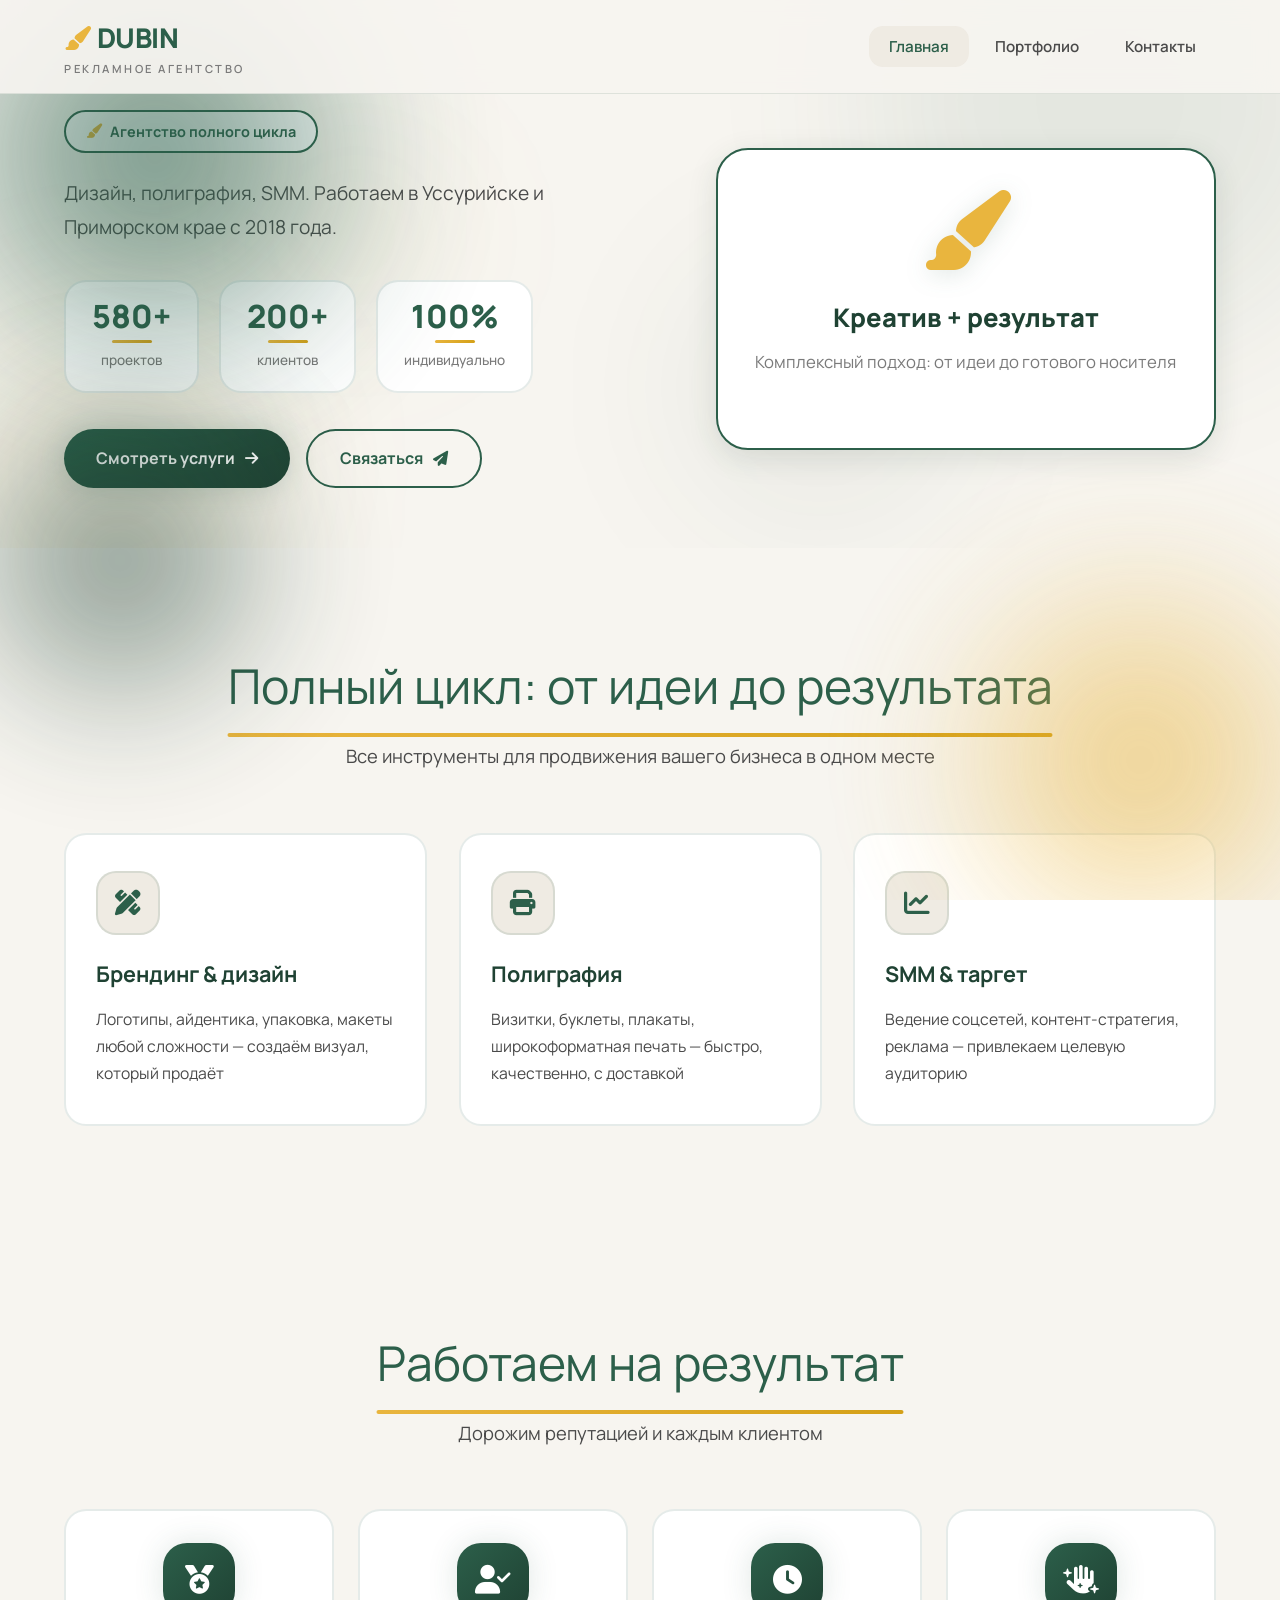
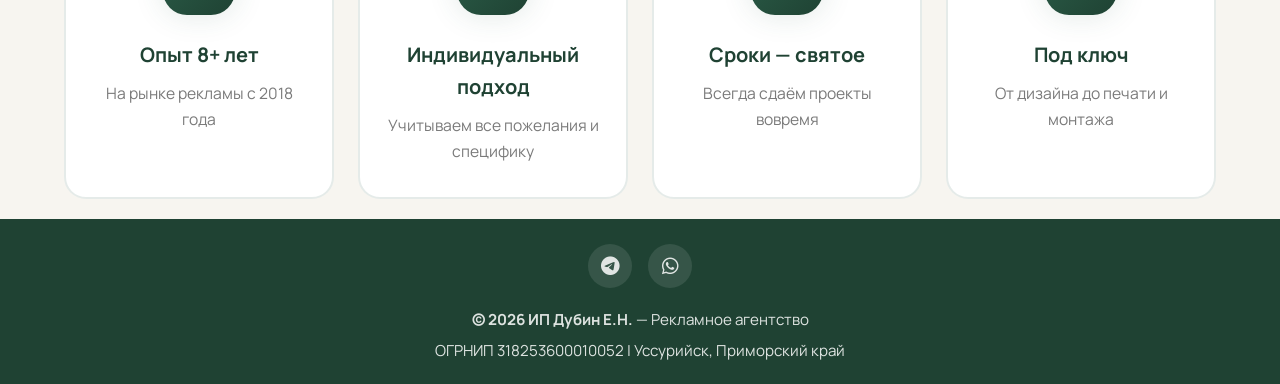
<file: index.html>
<!DOCTYPE html>
<html lang="ru">
<head>
    <meta charset="UTF-8">
    <meta name="viewport" content="width=device-width, initial-scale=1.0">
    <title>Дубин Е.Н. | Рекламное агентство</title>
    <link href="https://fonts.googleapis.com/css2?family=Manrope:wght@300;400;500;600;700;800&display=swap" rel="stylesheet">
    <link rel="stylesheet" href="https://cdnjs.cloudflare.com/ajax/libs/font-awesome/6.4.0/css/all.min.css">
    <!-- Подключаем общий CSS файл -->
    <link rel="stylesheet" href="styles.css">
</head>
<div class="glow-decor" aria-hidden="true">
    <div class="glow-spot top-left"></div>
    <div class="glow-spot bottom-right"></div>
    <div class="glow-spot mid-left"></div>
</div>
<header>
    <div class="container">
        <nav class="navbar">
            <a href="index.html" class="logo">
                <h1><i class="fas fa-paint-brush"></i> DUBIN</h1>
                <p>Рекламное агентство</p>
            </a>
            <button class="mobile-toggle" aria-label="Меню"><i class="fas fa-bars"></i></button>
            <ul class="nav-links">
                <li><a href="index.html" class="active">Главная</a></li>
                <li><a href="portfolio.html">Портфолио</a></li>
                <li><a href="contacts.html">Контакты</a></li>
            </ul>
        </nav>
    </div>
</header>

<!-- Компактный Hero-блок -->
<section class="hero">
    <div class="hero-bg-circles">
        <div class="bg-circle"></div>
        <div class="bg-circle"></div>
        <div class="bg-circle"></div>
        <div class="bg-circle"></div>
    </div>
    <div class="container">
        <div class="hero-grid">
            <div class="hero-content">
                <span class="badge"><i class="fas fa-paint-brush"></i> Агентство полного цикла</span>
           
                <p>Дизайн, полиграфия, SMM. Работаем в Уссурийске и Приморском крае с 2018 года.</p>
                <div class="hero-stats">
                    <div class="stat-item"><span class="number">580+</span><span class="label">проектов</span></div>
                    <div class="stat-item"><span class="number">200+</span><span class="label">клиентов</span></div>
                    <div class="stat-item"><span class="number">100%</span><span class="label">индивидуально</span></div>
                </div>
                <div class="btn-group">
                    <a href="portfolio.html" class="btn btn-primary">Смотреть услуги <i class="fas fa-arrow-right"></i></a>
                    <a href="contacts.html" class="btn btn-outline">Связаться <i class="fas fa-paper-plane"></i></a>
                </div>
            </div>
            <div class="hero-visual">
                <i class="fas fa-paint-brush brush-icon"></i>
                <h3>Креатив + результат</h3>
                <p>Комплексный подход: от идеи до готового носителя</p>
            </div>
        </div>
    </div>
</section>

<!-- Услуги (только 3 блока) -->
<section class="section services" id="services">
    <div class="container">
       
        <h2 class="section-title">Полный цикл: от идеи до результата</h2>
        <p class="section-subtitle">Все инструменты для продвижения вашего бизнеса в одном месте</p>
        <div class="services-grid">
            <div class="service-card">
                <div class="service-icon"><i class="fas fa-pen-ruler"></i></div>
                <h3>Брендинг & дизайн</h3>
                <p>Логотипы, айдентика, упаковка, макеты любой сложности — создаём визуал, который продаёт</p>
            </div>
            <div class="service-card">
                <div class="service-icon"><i class="fas fa-print"></i></div>
                <h3>Полиграфия</h3>
                <p>Визитки, буклеты, плакаты, широкоформатная печать — быстро, качественно, с доставкой</p>
            </div>
            <div class="service-card">
                <div class="service-icon"><i class="fas fa-chart-line"></i></div>
                <h3>SMM & таргет</h3>
                <p>Ведение соцсетей, контент-стратегия, реклама — привлекаем целевую аудиторию</p>
            </div>
        </div>
    </div>
</section>

<!-- Преимущества (без бейджа "Почему мы") -->
<section class="section" id="about">
    <div class="container">
        <h2 class="section-title">Работаем на результат</h2>
        <p class="section-subtitle">Дорожим репутацией и каждым клиентом</p>
        <div class="advantages-grid">
            <div class="advantage-card">
                <div class="advantage-icon"><i class="fas fa-medal"></i></div>
                <h4>Опыт 8+ лет</h4>
                <p>На рынке рекламы с 2018 года</p>
            </div>
            <div class="advantage-card">
                <div class="advantage-icon"><i class="fas fa-user-check"></i></div>
                <h4>Индивидуальный подход</h4>
                <p>Учитываем все пожелания и специфику</p>
            </div>
            <div class="advantage-card">
                <div class="advantage-icon"><i class="fas fa-clock"></i></div>
                <h4>Сроки — святое</h4>
                <p>Всегда сдаём проекты вовремя</p>
            </div>
            <div class="advantage-card">
                <div class="advantage-icon"><i class="fas fa-hand-sparkles"></i></div>
                <h4>Под ключ</h4>
                <p>От дизайна до печати и монтажа</p>
            </div>
        </div>
    </div>
</section>

<!-- Футер -->
<footer id="contacts">
    <div class="container">
        <div class="social-links">
            <a href="https://t.me/stopaltos" aria-label="Telegram"><i class="fab fa-telegram"></i></a>
            <a href="https://wa.me/79146607485" aria-label="WhatsApp"><i class="fab fa-whatsapp"></i></a>
        </div>
        <p><strong>© 2026 ИП Дубин Е.Н.</strong> — Рекламное агентство</p>
        <p>ОГРНИП 318253600010052 | Уссурийск, Приморский край</p>
       
    </div>
</footer>

<script>
document.addEventListener('DOMContentLoaded', () => {
    // Мобильное меню
    const mobileToggle = document.querySelector('.mobile-toggle');
    const navLinks = document.querySelector('.nav-links');
    mobileToggle?.addEventListener('click', () => {
        navLinks.classList.toggle('active');
        const icon = mobileToggle.querySelector('i');
        icon.classList.toggle('fa-bars');
        icon.classList.toggle('fa-xmark');
    });

    // Хедер при скролле
    const header = document.querySelector('header');
    window.addEventListener('scroll', () => {
        header.classList.toggle('scrolled', window.scrollY > 50);
    });

   

        // Анимация появления карточек при скролле
    if ('IntersectionObserver' in window) {
        const observer = new IntersectionObserver((entries) => {
            entries.forEach(entry => {
                if (entry.isIntersecting) {
                    entry.target.classList.add('animate-in');
                    observer.unobserve(entry.target);
                }
            });
        }, { threshold: 0.1, rootMargin: '0px 0px -40px 0px' });

        document.querySelectorAll('.service-card, .advantage-card').forEach((el, i) => {
            el.style.transitionDelay = `${(i % 4) * 0.1}s`;
            observer.observe(el);
        });
    }

    // Плавный скролл по якорям
    document.querySelectorAll('a[href^="#"]').forEach(anchor => {
        anchor.addEventListener('click', function(e) {
            const href = this.getAttribute('href');
            if (href === '#') return;
            e.preventDefault();
            const target = document.querySelector(href);
            if (target) {
                navLinks?.classList.remove('active');
                target.scrollIntoView({ behavior: 'smooth', block: 'start' });
            }
        });
    });

    // Микро-интерактив кнопок
    document.querySelectorAll('.btn').forEach(btn => {
        btn.addEventListener('mousemove', (e) => {
            const rect = btn.getBoundingClientRect();
            const x = (e.clientX - rect.left - rect.width/2) * 0.04;
            const y = (e.clientY - rect.top - rect.height/2) * 0.04;
            btn.style.transform = `translate(${x}px, ${y}px)`;
        });
        btn.addEventListener('mouseleave', () => {
            btn.style.transform = 'translate(0, 0)';
        });
    });
});
</script>

</body>
</html>
</file>
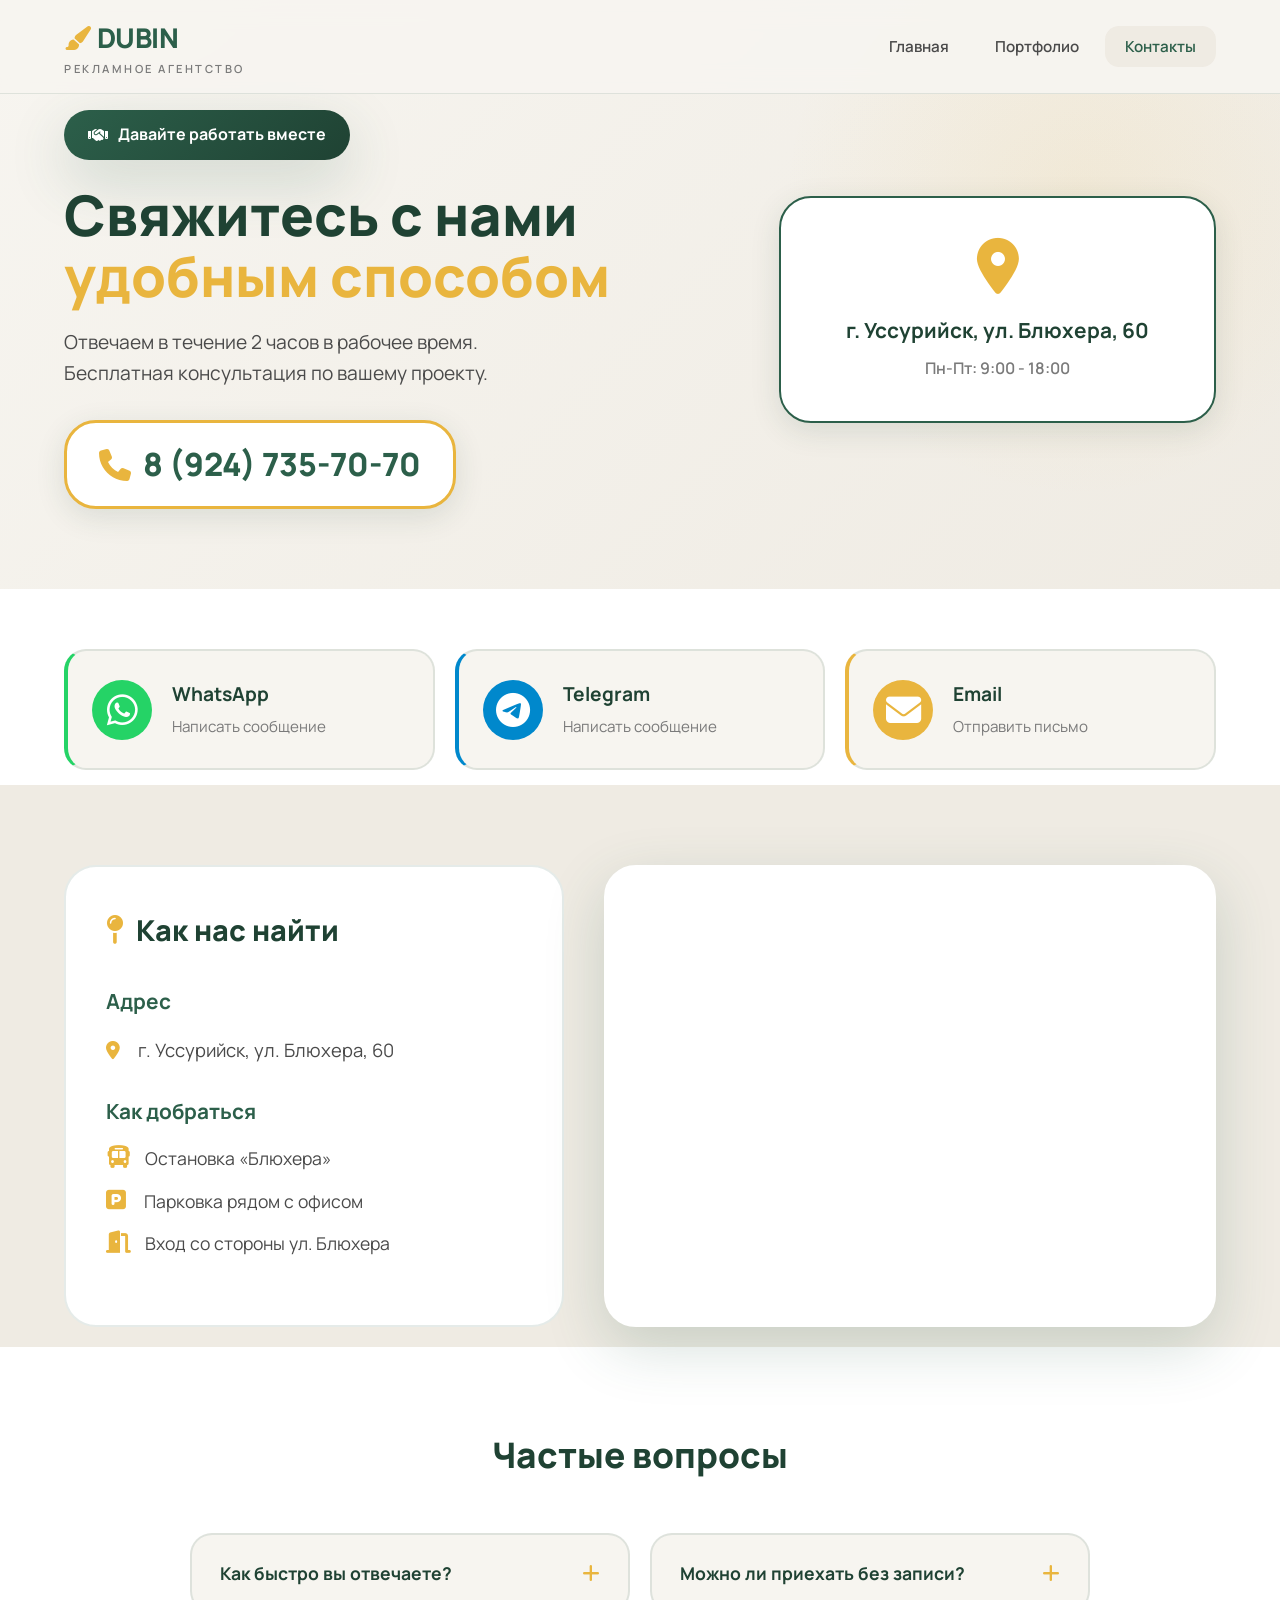
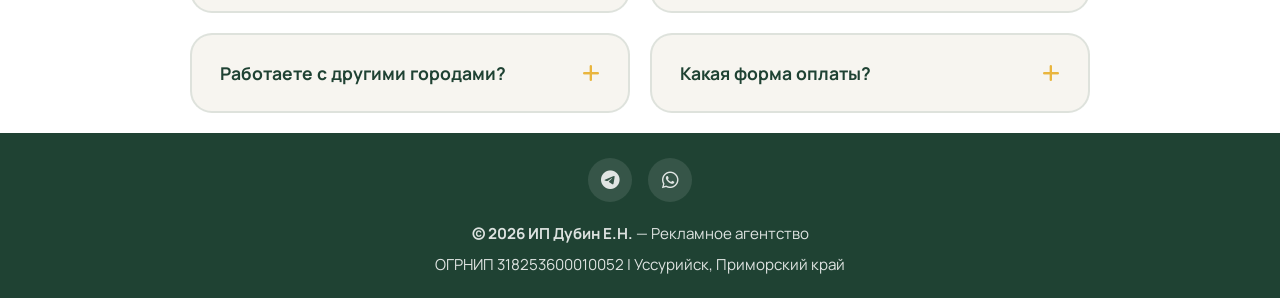
<file: contacts.html>
<!DOCTYPE html>
<html lang="ru">
<head>
    <meta charset="UTF-8">
    <meta name="viewport" content="width=device-width, initial-scale=1.0">
    <title>Контакты | Дубин Е.Н.</title>
    <link href="https://fonts.googleapis.com/css2?family=Manrope:wght@300;400;500;600;700;800&display=swap" rel="stylesheet">
    <link rel="stylesheet" href="https://cdnjs.cloudflare.com/ajax/libs/font-awesome/6.4.0/css/all.min.css">
    <link rel="stylesheet" href="styles.css">
</head>
<body>

<header>
    <div class="container">
        <nav class="navbar">
            <a href="index.html" class="logo">
                <h1><i class="fas fa-paint-brush"></i> DUBIN</h1>
                <p>Рекламное агентство</p>
            </a>
            <button class="mobile-toggle" aria-label="Меню"><i class="fas fa-bars"></i></button>
            <ul class="nav-links">
                <li><a href="index.html">Главная</a></li>
                <li><a href="portfolio.html">Портфолио</a></li>
                <li><a href="#" class="active">Контакты</a></li>
            </ul>
        </nav>
    </div>
</header>


<section class="contacts-hero">
    <div class="contacts-hero-bg"></div>
    <div class="container">
        <div class="contacts-hero-content">
            <span class="badge-large"><i class="fas fa-handshake"></i> Давайте работать вместе</span>
            <h1>Свяжитесь с нами<br><span>удобным способом</span></h1>
            <p>Отвечаем в течение 2 часов в рабочее время. Бесплатная консультация по вашему проекту.</p>
            <div class="hero-phones">
                <a href="tel:+79247357070" class="phone-big"><i class="fas fa-phone"></i> 8 (924) 735-70-70</a>
            </div>
        </div>
        <div class="visual-card">
    <i class="fas fa-location-dot"></i>
    <h3>г. Уссурийск, ул. Блюхера, 60</h3>
    <p>Пн-Пт: 9:00 - 18:00</p>
</div>
        </div>
    </div>
</section>


<section class="quick-contacts">
    <div class="container">
        <div class="quick-grid">
            <a href="https://wa.me/79146607485" target="_blank" class="quick-card whatsapp">
                <i class="fab fa-whatsapp"></i>
                <div>
                    <h4>WhatsApp</h4>
                    <span>Написать сообщение</span>
                </div>
            </a>
            <a href="https://t.me/stopaltos" target="_blank" class="quick-card telegram">
                <i class="fab fa-telegram-plane"></i>
                <div>
                    <h4>Telegram</h4>
                    <span>Написать сообщение</span>
                </div>
            </a>
            <a href="mailto:cucumber5758@gmail.com" class="quick-card email">
                <i class="fas fa-envelope"></i>
                <div>
                    <h4>Email</h4>
                    <span>Отправить письмо</span>
                </div>
            </a>
        </div>
    </div>
</section>


<section class="map-section">
    <div class="container">
        <div class="map-grid">
            <div class="map-info">
                <h2><i class="fas fa-map-pin"></i> Как нас найти</h2>
                <div class="info-block">
                    <h3>Адрес</h3>
                    <p><i class="fas fa-location-dot"></i> г. Уссурийск, ул. Блюхера, 60</p>
                </div>
               <div class="info-block">
    <h3>Как добраться</h3>
    <div class="direction-list">
        <div class="direction-item">
            <i class="fas fa-bus"></i>
            <span>Остановка «Блюхера» </span>
        </div>
        <div class="direction-item">
            <i class="fas fa-parking"></i>
            <span>Парковка рядом с офисом</span>
        </div>
        <div class="direction-item">
            <i class="fas fa-door-open"></i>
            <span>Вход со стороны ул. Блюхера</span>
        </div>
    </div>
                </div>
            </div>
            <div class="map-container">
    <iframe 
        src="https://yandex.ru/map-widget/v1/?text=г.+Уссурийск,+ул.+Блюхера,+60&z=17&l=map" 
        width="100%" 
        height="450" 
        frameborder="0" 
        allowfullscreen 
        loading="lazy">
    </iframe>
</div>
        </div>
    </div>
</section>


<section class="faq-section-alt">
    <div class="container">
        <div class="section-header-alt">
            <h2>Частые вопросы</h2>
        </div>
        <div class="faq-grid-alt">
            <div class="faq-card-alt">
                <div class="faq-question-alt"><span>Как быстро вы отвечаете?</span><i class="fas fa-plus"></i></div>
                <div class="faq-answer-alt"><p>Обычно в течение 2 часов в рабочее время (9:00-18:00). Если пишите вечером — ответим утром следующего дня.</p></div>
            </div>
            <div class="faq-card-alt">
                <div class="faq-question-alt"><span>Можно ли приехать без записи?</span><i class="fas fa-plus"></i></div>
                <div class="faq-answer-alt"><p>Лучше позвоните заранее — мы сможем уделить вам максимум времени и подготовить примеры работ.</p></div>
            </div>
            <div class="faq-card-alt">
                <div class="faq-question-alt"><span>Работаете с другими городами?</span><i class="fas fa-plus"></i></div>
                <div class="faq-answer-alt"><p>Да! 70% наших клиентов — удалённо. Всё согласовываем онлайн, качество от этого не страдает.</p></div>
            </div>
            <div class="faq-card-alt">
                <div class="faq-question-alt"><span>Какая форма оплаты?</span><i class="fas fa-plus"></i></div>
                <div class="faq-answer-alt"><p>Наличные, перевод на карту, безналичный расчёт. Для юрлиц — договор, счёт, акты.</p></div>
            </div>
        </div>
    </div>
</section>

<footer id="contacts">
    <div class="container">
        <div class="social-links">
            <a href="https://t.me/stopaltos" aria-label="Telegram"><i class="fab fa-telegram"></i></a>
            <a href="https://wa.me/79146607485" aria-label="WhatsApp"><i class="fab fa-whatsapp"></i></a>
        </div>
        <p><strong>© 2026 ИП Дубин Е.Н.</strong> — Рекламное агентство</p>
        <p>ОГРНИП 318253600010052 | Уссурийск, Приморский край</p>
        
    </div>
</footer>
<script>
document.addEventListener('DOMContentLoaded', () => {
    // Мобильное меню
    const mobileToggle = document.querySelector('.mobile-toggle');
    const navLinks = document.querySelector('.nav-links');
    mobileToggle?.addEventListener('click', () => {
        navLinks.classList.toggle('active');
        const icon = mobileToggle.querySelector('i');
        icon.classList.toggle('fa-bars');
        icon.classList.toggle('fa-xmark');
    });

    
    window.addEventListener('scroll', () => document.querySelector('header').classList.toggle('scrolled', window.scrollY > 50));

    // FAQ аккордеон (новый стиль)
    document.querySelectorAll('.faq-question-alt').forEach(q => {
        q.addEventListener('click', () => {
            const item = q.parentElement;
            const isActive = item.classList.contains('active');
            document.querySelectorAll('.faq-card-alt').forEach(c => c.classList.remove('active'));
            if (!isActive) item.classList.add('active');
        });
    });

    // Анимация появления
    if ('IntersectionObserver' in window) {
        const observer = new IntersectionObserver((entries) => {
            entries.forEach(entry => {
                if (entry.isIntersecting) {
                    entry.target.classList.add('visible');
                    observer.unobserve(entry.target);
                }
            });
        }, { threshold: 0.15 });
        document.querySelectorAll('.quick-card, .faq-card-alt, .info-block').forEach(el => observer.observe(el));
    }

    // Плавный скролл
    document.querySelectorAll('a[href^="#"]').forEach(anchor => {
        anchor.addEventListener('click', function(e) {
            const href = this.getAttribute('href');
            if (href === '#') return;
            e.preventDefault();
            const target = document.querySelector(href);
            if (target) {
                navLinks?.classList.remove('active');
                target.scrollIntoView({ behavior: 'smooth', block: 'start' });
            }
        });
    });
});
</script>

</body>
</html>
</file>
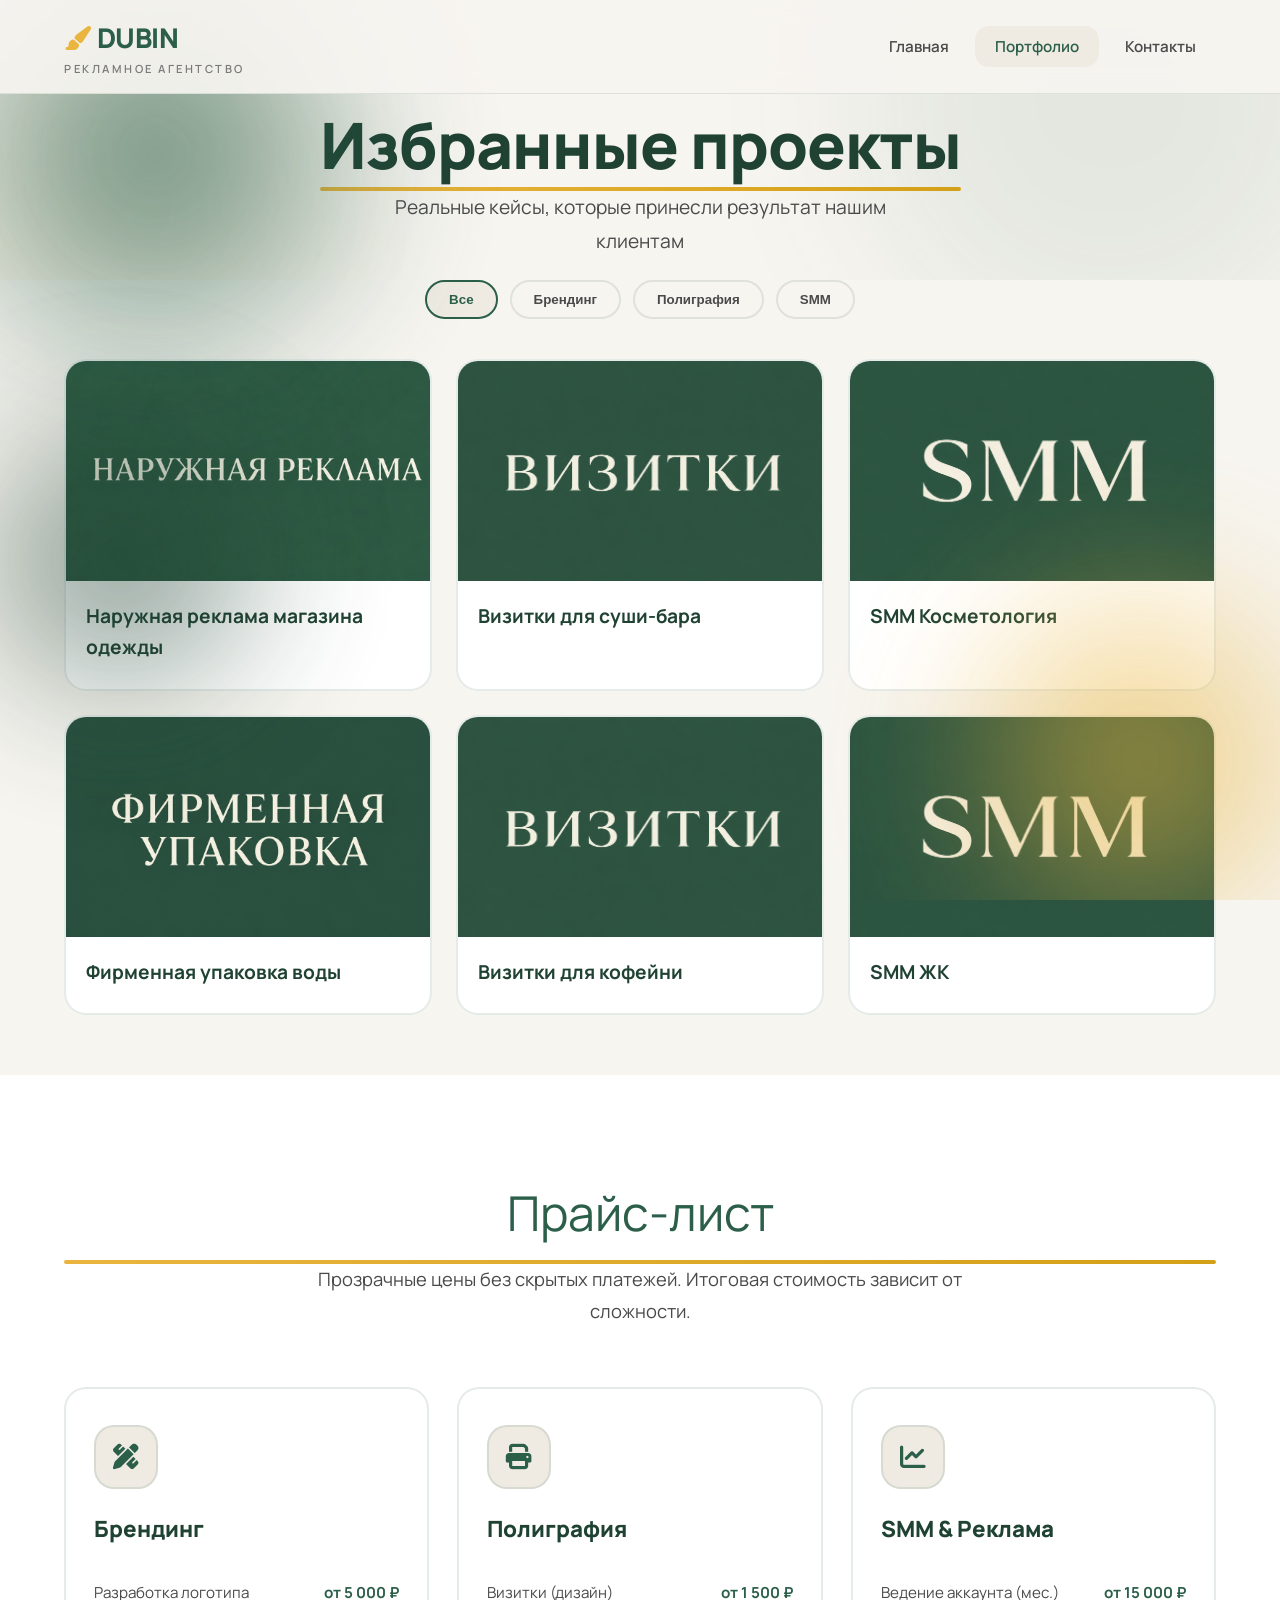
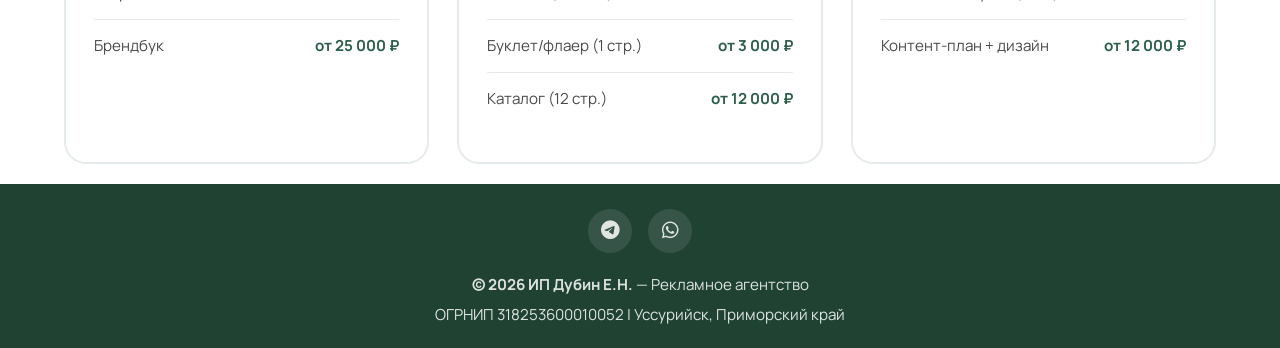
<file: portfolio.html>
<!DOCTYPE html>
<html lang="ru">
<head>
    <meta charset="UTF-8">
    <meta name="viewport" content="width=device-width, initial-scale=1.0">
    <title>Портфолио | Дубин Е.Н.</title>
    <link href="https://fonts.googleapis.com/css2?family=Manrope:wght@300;400;500;600;700;800&display=swap" rel="stylesheet">
    <link rel="stylesheet" href="https://cdnjs.cloudflare.com/ajax/libs/font-awesome/6.4.0/css/all.min.css">
    <link rel="stylesheet" href="styles.css?">
    <style>

</style>
</head>
<body>
<div class="glow-decor" aria-hidden="true">
    <div class="glow-spot top-left"></div>
    <div class="glow-spot bottom-right"></div>
    <div class="glow-spot mid-left"></div>
</div>
<header>
    <div class="container">
        <nav class="navbar">
            <a href="index.html" class="logo">
                <h1><i class="fas fa-paint-brush"></i> DUBIN</h1>
                <p>Рекламное агентство</p>
            </a>
            <button class="mobile-toggle" aria-label="Меню"><i class="fas fa-bars"></i></button>
            <ul class="nav-links">
                <li><a href="index.html">Главная</a></li>
                <li><a href="#" class="active">Портфолио</a></li>
                <li><a href="contacts.html">Контакты</a></li>
            </ul>
        </nav>
    </div>
</header>

<section class="hero" id="portfolio-hero">
    <div class="hero-bg-circles"><div class="bg-circle"></div><div class="bg-circle"></div></div>
    <div class="container" style="text-align: center; position: relative; z-index: 2;">
        <h2 class="section-title">Избранные проекты</h2>
        <p class="section-subtitle">Реальные кейсы, которые принесли результат нашим клиентам</p>
    </div>
</section>

<section class="section portfolio-top-gap">
    <div class="container">
        <div class="portfolio-filters">
            <button class="filter-btn active" data-category="all">Все</button>
            <button class="filter-btn" data-category="branding">Брендинг</button>
            <button class="filter-btn" data-category="polygraphy">Полиграфия</button>
            <button class="filter-btn" data-category="smm">SMM</button>
        </div>

        <div class="portfolio-grid">
            <div class="portfolio-card" data-category="branding" data-project="1">
                <div class="portfolio-preview">
    <img src="img/наружная реклама.jpg" alt="Наружная реклама">
</div>
                <div class="portfolio-overlay"><i class="fas fa-arrow-up-right-from-square"></i></div>
                <div class="portfolio-info"><h3>Наружная реклама магазина одежды</h3></div>
            </div>
            <div class="portfolio-card" data-category="polygraphy" data-project="2">
                <div class="portfolio-preview">
    <img src="img/визитки.png" alt="Наружная реклама">
</div>
                <div class="portfolio-overlay"><i class="fas fa-arrow-up-right-from-square"></i></div>
                <div class="portfolio-info"><h3>Визитки для суши-бара</h3></div>
            </div>
            <div class="portfolio-card" data-category="smm" data-project="3">
               <div class="portfolio-preview">
    <img src="img/смм.png" alt="Наружная реклама">
</div>
                <div class="portfolio-overlay"><i class="fas fa-arrow-up-right-from-square"></i></div>
                <div class="portfolio-info"><h3>SMM Косметология</h3></div>
            </div>
            <div class="portfolio-card" data-category="branding" data-project="4">
                <div class="portfolio-preview">
    <img src="img/упаковка.jpg" alt="Наружная реклама">
</div>
                <div class="portfolio-overlay"><i class="fas fa-arrow-up-right-from-square"></i></div>
                <div class="portfolio-info"><h3>Фирменная упаковка воды</h3></div>
            </div>
            <div class="portfolio-card" data-category="polygraphy" data-project="5">
               <div class="portfolio-preview">
    <img src="img/визитки.png" alt="Наружная реклама">
</div>
                <div class="portfolio-overlay"><i class="fas fa-arrow-up-right-from-square"></i></div>
                <div class="portfolio-info"><h3>Визитки для кофейни</h3></div>
            </div>
            <div class="portfolio-card" data-category="smm" data-project="6">
                <div class="portfolio-preview">
    <img src="img/смм.png" alt="Наружная реклама">
</div>
                <div class="portfolio-overlay"><i class="fas fa-arrow-up-right-from-square"></i></div>
                <div class="portfolio-info"><h3>SMM ЖК </h3></div>
            </div>
        </div>
    </div>
</section>

<!-- ========== 💰 ПРАЙС ========== -->
<section class="section pricing-section" style="background: var(--bg-secondary);">
    <div class="container">
        <h2 class="section-title" style="display: block; margin-bottom: 12px;">Прайс-лист</h2>
        <p class="section-subtitle" style="margin-bottom: 60px;">Прозрачные цены без скрытых платежей. Итоговая стоимость зависит от сложности.</p>
        
        <div class="pricing-grid">
            <div class="pricing-card">
                <div class="pricing-icon"><i class="fas fa-pen-ruler"></i></div>
                <h3>Брендинг</h3>
                <ul>
                    <li><span>Разработка логотипа</span><strong>от 5 000 ₽</strong></li>
                    <li><span>Брендбук</span><strong>от 25 000 ₽</strong></li>
                </ul>
            </div>
            <div class="pricing-card">
                <div class="pricing-icon"><i class="fas fa-print"></i></div>
                <h3>Полиграфия</h3>
                <ul>
                    <li><span>Визитки (дизайн)</span><strong>от 1 500 ₽</strong></li>
                    <li><span>Буклет/флаер (1 стр.)</span><strong>от 3 000 ₽</strong></li>
                    <li><span>Каталог (12 стр.)</span><strong>от 12 000 ₽</strong></li>
                </ul>
            </div>
            <div class="pricing-card">
                <div class="pricing-icon"><i class="fas fa-chart-line"></i></div>
                <h3>SMM & Реклама</h3>
                <ul>
                    <li><span>Ведение аккаунта (мес.)</span><strong>от 15 000 ₽</strong></li>
                    <li><span>Контент-план + дизайн</span><strong>от 12 000 ₽</strong></li>
                </ul>
            </div>
        </div>
        
    </div>
</section>

<footer id="contacts">
    <div class="container">
        <div class="social-links">
            <a href="https://t.me/stopaltos"><i class="fab fa-telegram"></i></a>
            <a href="https://wa.me/79146607485"><i class="fab fa-whatsapp"></i></a>
        </div>
        <p><strong>© 2026 ИП Дубин Е.Н.</strong> — Рекламное агентство</p>
        <p>ОГРНИП 318253600010052 | Уссурийск, Приморский край</p>
    </div>
</footer>

<!-- ========== МОДАЛЬНЫЕ ОКНА ========== -->
<div class="modal-backdrop" id="projectModal">
    <div class="modal">
        <button class="modal-close" aria-label="Закрыть"><i class="fas fa-xmark"></i></button>
        <div class="modal-header">
            <span class="modal-badge" id="modalBadge">Брендинг</span>
            <h2 id="modalTitle">Логотип для кофейни</h2>
        </div>
        <div class="modal-body">
            <div class="modal-visual" id="modalVisual"><i class="fas fa-palette"></i></div>
            <div class="modal-content">
                <div class="modal-info">
                    <p id="modalDesc">Разработка уникального логотипа и фирменного стиля для уютной кофейни в центре города.</p>
                    <div class="modal-details">
                        <div class="modal-detail"><span>Заказчик:</span><strong id="modalClient">Кофейня «Зерно»</strong></div>
                        <div class="modal-detail"><span>Сроки:</span><strong id="modalTime">2 недели</strong></div>
                        <div class="modal-detail"><span>Стоимость:</span><strong id="modalCost">12 000 ₽</strong></div>
                    </div>
                </div>
                <div class="modal-tasks">
                    <h4><i class="fas fa-list-check"></i> Что было сделано</h4>
                    <ul id="modalTasks">
                        <li>Анализ конкурентов и целевой аудитории</li>
                        <li>5 концепций логотипа на выбор</li>
                        <li>Фирменные цвета и типографика</li>
                        <li>Подготовка макетов для печати</li>
                    </ul>
                </div>
            </div>
        </div>
    </div>
</div>

<script>
document.addEventListener('DOMContentLoaded', () => {
    // Мобильное меню
    const mobileToggle = document.querySelector('.mobile-toggle');
    const navLinks = document.querySelector('.nav-links');
    mobileToggle?.addEventListener('click', () => {
        navLinks.classList.toggle('active');
        const icon = mobileToggle.querySelector('i');
        icon.classList.toggle('fa-bars');
        icon.classList.toggle('fa-xmark');
    });

    window.addEventListener('scroll', () => document.querySelector('header').classList.toggle('scrolled', window.scrollY > 50));

    // Фильтрация портфолио
    const filterBtns = document.querySelectorAll('.filter-btn');
    const cards = document.querySelectorAll('.portfolio-card');
    filterBtns.forEach(btn => {
        btn.addEventListener('click', () => {
            filterBtns.forEach(b => b.classList.remove('active'));
            btn.classList.add('active');
            const category = btn.dataset.category;
            cards.forEach(card => {
                if (category === 'all' || card.dataset.category === category) {
                    card.classList.remove('hidden'); card.style.display = 'block';
                    setTimeout(() => { card.style.opacity = '1'; card.style.transform = 'scale(1)'; }, 10);
                } else {
                    card.style.opacity = '0'; card.style.transform = 'scale(0.95)';
                    setTimeout(() => { card.classList.add('hidden'); card.style.display = 'none'; }, 350);
                }
            });
        });
    });

    // 🔥 АНИМАЦИЯ ПРАЙСА ПРИ СКРОЛЛЕ (добавлено)
    if ('IntersectionObserver' in window) {
        const priceObserver = new IntersectionObserver((entries) => {
            entries.forEach(entry => {
                if (entry.isIntersecting) {
                    entry.target.classList.add('animate-in');
                    priceObserver.unobserve(entry.target);
                }
            });
        }, { threshold: 0.15 });
        document.querySelectorAll('.pricing-card').forEach((el, i) => {
            el.style.transitionDelay = `${i * 0.1}s`;
            priceObserver.observe(el);
        });
    }

    // Данные проектов
    const projects = {
    1: { img: 'img/she.jpg', badge: 'Брендинг', title: 'Наружная реклама', desc: 'Разработка уникального баннера и фирменного стиля для магазина одежды в центре города.', client: 'Импертрица»', time: '2 недели', cost: '15 000 ₽', tasks: ['Анализ конкурентов и целевой аудитории', '5 концепций дизайна на выбор', 'Фирменные цвета и типографика', 'Подготовка макетов'] },
    2: { img: 'img/aipic-52563.jpg', badge: 'Полиграфия', title: 'Визитки', desc: 'Дизайн визиток для суши-бара', client: 'Суши-бар «Оригами»', time: '1 неделя', cost: '8 000 ₽', tasks: ['Дизайн двусторонних визиток', 'Подготовка к печати', 'Передача файлов'] },
    3: { img: 'img/красивое здоровье.jpg', badge: 'SMM', title: 'Контент-стратегия', desc: 'Комплексная разработка фирменного стиля', client: 'Салон красоты «Красивое здоровье»', time: '2 недели', cost: '15 000 ₽', tasks: ['Анализ конкурентов', 'Логотип и фирменный знак', '5 шаблонов', ] },
    4: { img: 'img/вода.jpg', badge: 'Брендинг', title: 'Фирменная упаковка', desc: 'Комплексная разработка фирменного стиля для бутылей воды.', client: ' «Орон»', time: '1 неделя', cost: '9 000 ₽', tasks: ['Логотип и фирменный знак', 'Цветовая палитра и шрифты', '6 концепций дизайна на выбор'] },
    5: { img: 'img/чайковский.jpg', badge: 'Полиграфия', title: 'Визитки', desc: 'Дизайн визиток для кофейни', client: 'Кофейня «Chaikofsky»', time: '1 неделя', cost: '6 000 ₽', tasks: ['Дизайн двусторонних визиток', 'Подготовка к печати', 'Передача файлов'] },
    6: { img: 'img/атриум.jpg', badge: 'SMM', title: 'Контент-стратегия', desc: 'Разработка контент-стратегии и запуск таргетированной рекламы.', client: 'ЖК Атриум', time: '3 недели', cost: '20 00 ₽', tasks: ['Контент-стратегия на 3 месяца', 'Аналитика и отчёты', '3 концепции дизайна на выбор' ] }
};


    // Модалка
    const modal = document.getElementById('projectModal');
    const modalClose = modal.querySelector('.modal-close');
    cards.forEach(card => {
        card.addEventListener('click', () => {
            const id = card.dataset.project;
            const p = projects[id];
            if (!p) return;
            document.getElementById('modalBadge').textContent = p.badge;
            document.getElementById('modalTitle').textContent = p.title;
            document.getElementById('modalVisual').innerHTML = `<img src="${p.img}" alt="${p.title}">`;
            document.getElementById('modalDesc').textContent = p.desc;
            document.getElementById('modalClient').textContent = p.client;
            document.getElementById('modalTime').textContent = p.time;
            document.getElementById('modalCost').textContent = p.cost;
            document.getElementById('modalTasks').innerHTML = p.tasks.map(t => `<li>${t}</li>`).join('');
            modal.classList.add('active');
            document.body.style.overflow = 'hidden';
        });
    });

    function closeModal() {
        modal.classList.remove('active');
        document.body.style.overflow = '';
    }
    modalClose.addEventListener('click', closeModal);
    modal.addEventListener('click', e => { if (e.target === modal) closeModal(); });
    document.addEventListener('keydown', e => { if (e.key === 'Escape') closeModal(); });
});
</script>

</body>
</html>
</file>
<file: styles.css>
/* ========== 🎨 ПЕРЕМЕННЫЕ ========== */
:root {
    --bg-primary: #F7F5F0;
    --bg-secondary: #FFFFFF;
    --bg-card: #FFFFFF;
    --bg-soft: #EFEBE3;
    --accent-primary: #2C5F4A;
    --accent-secondary: #E9B53E;
    --accent-dark: #1F4233;
    --accent-glow: rgba(44, 95, 74, 0.15);
    --text-primary: #1a1a1a;
    --text-secondary: #4a4a4a;
    --text-muted: #7a7a7a;
    --border: rgba(44, 95, 74, 0.12);
    --gradient-main: linear-gradient(135deg, #2C5F4A, #1F4233);
    --gradient-gold: linear-gradient(135deg, #E9B53E, #D4A017);
    --shadow-sm: 0 2px 8px rgba(31, 66, 51, 0.08);
    --shadow-md: 0 8px 30px rgba(31, 66, 51, 0.12);
    --shadow-lg: 0 20px 60px rgba(44, 95, 74, 0.2);
    --radius-sm: 14px;
    --radius-md: 22px;
    --radius-lg: 32px;
    --radius-round: 50px;
    --transition: all 0.35s cubic-bezier(0.4, 0, 0.2, 1);
}

/* ========== 🔲 БАЗА ========== */
* { margin: 0; padding: 0; box-sizing: border-box; }
html { scroll-behavior: smooth; }
body {
    font-family: 'Manrope', -apple-system, BlinkMacSystemFont, sans-serif;
    background: var(--bg-primary);
    color: var(--text-primary);
    line-height: 1.6;
    overflow-x: hidden;
    opacity: 0; animation: fadeIn 0.7s ease forwards;
}
@keyframes fadeIn { to { opacity: 1; } }
a { text-decoration: none; color: inherit; }
ul { list-style: none; }
.container { width: 100%; max-width: 1200px; margin: 0 auto; padding: 0 24px; }
.section { padding: 100px 0; }
.badge {
    display: inline-flex; align-items: center; gap: 8px; padding: 8px 20px;
    background: var(--bg-secondary); border: 2px solid var(--accent-primary);
    border-radius: var(--radius-round); font-size: 0.9rem; font-weight: 700;
    color: var(--accent-primary); margin-bottom: 24px;
}
.badge i { color: var(--accent-secondary); }

/* ========== 🧭 HEADER ========== */
header { position: fixed; top: 0; left: 0; right: 0; z-index: 1000; background: rgba(247, 245, 240, 0.92); backdrop-filter: blur(12px); border-bottom: 1px solid var(--border); transition: var(--transition); }
header.scrolled { padding: 6px 0; box-shadow: var(--shadow-sm); background: rgba(255, 255, 255, 0.95); }
.navbar { display: flex; justify-content: space-between; align-items: center; padding: 16px 0; }
.logo { display: flex; flex-direction: column; cursor: pointer; }
.logo h1 { font-size: 1.7rem; font-weight: 800; letter-spacing: -0.5px; display: flex; align-items: center; gap: 6px; color: var(--accent-primary); }
.logo h1 i { font-size: 1.5rem; color: var(--accent-secondary); animation: brushWiggle 2.5s ease-in-out infinite; display: inline-block; }
@keyframes brushWiggle { 0%, 100% { transform: rotate(0deg); } 25% { transform: rotate(-6deg); } 75% { transform: rotate(4deg); } }
.logo h1 span { color: var(--accent-secondary); }
.logo p { font-size: 0.7rem; color: var(--text-muted); letter-spacing: 2.5px; text-transform: uppercase; font-weight: 600; }
.nav-links { display: flex; gap: 6px; }
.nav-links a { padding: 10px 20px; border-radius: var(--radius-sm); font-weight: 600; font-size: 0.95rem; color: var(--text-secondary); transition: var(--transition); position: relative; }
.nav-links a:hover, .nav-links a.active { color: var(--accent-primary); background: var(--bg-soft); }
.nav-links a::after { content: ''; position: absolute; bottom: 4px; left: 50%; transform: translateX(-50%) scaleX(0); width: 70%; height: 3px; background: var(--gradient-gold); border-radius: 2px; transition: transform 0.3s ease; }
.nav-links a:hover::after { transform: translateX(-50%) scaleX(1); }
.mobile-toggle { display: none; font-size: 1.4rem; background: none; border: none; color: var(--accent-primary); cursor: pointer; padding: 8px; border-radius: 10px; }
.mobile-toggle:hover { background: var(--bg-soft); }

/* ========== 🚀 HERO ========== */
/* 👇 СТРОКА 61: РАЗМЕР ВЕРХНЕГО БЛОКА НА ГЛАВНОЙ */
.hero { min-height: 60vh; display: flex; align-items: center; padding: 100px 0 60px; position: relative; overflow: hidden; background: var(--bg-primary); }

.hero-bg-circles { position: absolute; inset: 0; pointer-events: none; z-index: 0; overflow: hidden; }
.bg-circle { position: absolute; border-radius: 50%; filter: blur(80px); opacity: 0.5; }
.bg-circle:nth-child(1) { width: 500px; height: 500px; background: rgba(44, 95, 74, 0.18); top: -150px; right: -80px; animation: circleFloat 22s ease-in-out infinite; }
.bg-circle:nth-child(2) { width: 350px; height: 350px; background: rgba(233, 181, 62, 0.15); bottom: -100px; left: -60px; animation: circleFloat 18s ease-in-out infinite reverse; }
.bg-circle:nth-child(3) { width: 280px; height: 280px; background: rgba(31, 66, 51, 0.12); top: 45%; right: 25%; animation: circleFloat 25s ease-in-out infinite; }
.bg-circle:nth-child(4) { width: 200px; height: 200px; background: rgba(233, 181, 62, 0.1); top: 25%; left: 20%; animation: circleFloat 20s ease-in-out infinite reverse; }
@keyframes circleFloat { 0%, 100% { transform: translate(0, 0) scale(1); } 33% { transform: translate(20px, -25px) scale(1.04); } 66% { transform: translate(-15px, 18px) scale(0.96); } }

.hero-grid { display: grid; grid-template-columns: 1.1fr 0.9fr; gap: 40px; align-items: center; position: relative; z-index: 2; }
.hero-content { animation: slideUp 0.8s ease-out; }
@keyframes slideUp { from { opacity: 0; transform: translateY(40px); } to { opacity: 1; transform: translateY(0); } }
.hero h2 { font-size: clamp(2.3rem, 5.5vw, 4rem); font-weight: 800; line-height: 1.08; margin-bottom: 24px; letter-spacing: -1px; color: var(--accent-dark); }
.hero h2 span { color: var(--accent-secondary); position: relative; display: inline-block; }
.hero h2 span::after { content: ''; position: absolute; bottom: 8px; left: -2px; right: -2px; height: 14px; background: rgba(233, 181, 62, 0.25); border-radius: 10px; z-index: -1; }
.hero p { font-size: 1.2rem; color: var(--text-secondary); margin-bottom: 32px; max-width: 540px; line-height: 1.75; }
.hero-stats { display: flex; gap: 20px; margin: 36px 0; flex-wrap: wrap; }
.stat-item { text-align: center; padding: 18px 26px; background: var(--bg-card); border: 2px solid var(--border); border-radius: var(--radius-md); min-width: 130px; transition: var(--transition); }
.stat-item:hover { border-color: var(--accent-primary); transform: translateY(-5px); box-shadow: var(--shadow-md); }
.stat-item .number { font-size: 2rem; font-weight: 800; color: var(--accent-primary); display: block; margin-bottom: 4px; line-height: 1; }
.stat-item .number::after { content: ''; display: block; width: 40px; height: 3px; background: var(--gradient-gold); margin: 8px auto 0; border-radius: 2px; }
.stat-item .label { font-size: 0.85rem; color: var(--text-muted); font-weight: 500; }
.rotating-slogan { height: 55px; margin: 28px 0 36px; position: relative; overflow: hidden; padding: 0 8px; }
.rotating-slogan span { position: absolute; width: 100%; text-align: left; font-weight: 600; color: var(--text-secondary); opacity: 0; transform: translateY(20px) scale(0.98); transition: all 0.5s cubic-bezier(0.4, 0, 0.2, 1); font-size: 1.05rem; }
.rotating-slogan span.active { opacity: 1; transform: translateY(0) scale(1); position: relative; color: var(--accent-primary); }
.btn-group { display: flex; gap: 16px; flex-wrap: wrap; }
.btn { display: inline-flex; align-items: center; gap: 10px; padding: 15px 32px; border-radius: var(--radius-round); font-weight: 700; font-size: 1rem; cursor: pointer; transition: var(--transition); border: none; position: relative; overflow: hidden; z-index: 1; }
.btn-primary { background: var(--gradient-main); color: white; box-shadow: 0 0 30px rgba(44, 95, 74, 0.2); }
.btn-primary:hover { transform: translateY(-4px); box-shadow: var(--shadow-lg); }
.btn-primary::after { content: ''; position: absolute; top: 0; left: -100%; width: 100%; height: 100%; background: linear-gradient(90deg, transparent, rgba(255,255,255,0.2), transparent); transition: left 0.6s ease; z-index: -1; }
.btn-primary:hover::after { left: 100%; }
.btn-outline { background: transparent; border: 2.5px solid var(--accent-primary); color: var(--accent-primary); font-weight: 700; }
.btn-outline:hover { background: var(--accent-primary); color: white; transform: translateY(-4px); box-shadow: 0 12px 35px rgba(44, 95, 74, 0.3); }
.btn i { transition: transform 0.3s ease; font-size: 0.95rem; }
.btn:hover i { transform: translateX(5px); }
.hero-visual i { font-size: 5rem; color: var(--accent-secondary); margin-bottom: 28px; animation: brushPaint 2.5s ease-in-out infinite; position: relative; filter: drop-shadow(0 4px 12px rgba(44,95,74,0.15)); }
@keyframes brushPaint { 0%, 100% { transform: rotate(-4deg) scale(1); } 50% { transform: rotate(7deg) scale(1.07); } }
@keyframes visualFloat { 0%, 100% { transform: translateY(0) rotate(0deg); } 50% { transform: translateY(-10px) rotate(0.3deg); } }
.hero-visual h3 { font-size: 1.6rem; font-weight: 800; margin-bottom: 10px; text-align: center; color: var(--accent-dark); }
.hero-visual p { color: var(--text-muted); text-align: center; font-size: 1.05rem; line-height: 1.6; }

/* ========== 📊 СЕКЦИИ ========== */
.section-title { font-size: clamp(2rem, 4vw, 3rem); font-weight: 400; text-align: center; margin-bottom: 16px; color: var(--accent-primary); position: relative; display: inline-block; left: 50%; transform: translateX(-50%); }
.section-title::after { content: ''; position: absolute; bottom: -12px; left: 0; width: 100%; height: 4px; background: var(--gradient-gold); border-radius: 2px; }
.section-subtitle { text-align: center; color: var(--text-secondary); font-size: 1.15rem; max-width: 650px; margin: 0 auto 60px; line-height: 1.7; }

/* ========== 🃏 КАРТОЧКИ (ИСПРАВЛЕННАЯ АНИМАЦИЯ) ========== */
.services-grid { display: grid; grid-template-columns: repeat(auto-fit, minmax(280px, 1fr)); gap: 32px; }
.advantages-grid { display: grid; grid-template-columns: repeat(auto-fit, minmax(230px, 1fr)); gap: 24px; }

.service-card, .advantage-card {
    opacity: 0;
    transform: translateY(35px);
    transition: opacity 0.6s ease-out, transform 0.6s cubic-bezier(0.2, 0.8, 0.2, 1), box-shadow 0.3s ease, border-color 0.3s ease;
    will-change: opacity, transform;
}
.service-card.animate-in, .advantage-card.animate-in {
    opacity: 1;
    transform: translateY(0);
}

.service-card { background: var(--bg-card); border: 2px solid var(--border); border-radius: var(--radius-md); position: relative; overflow: hidden; padding: 36px 30px; }
.service-card::before { content: ''; position: absolute; top: 0; left: 0; right: 0; height: 4px; background: var(--gradient-gold); transform: scaleX(0); transition: transform 0.4s ease; border-radius: 4px 4px 0 0; }
.service-card:hover { transform: translateY(-8px); border-color: var(--accent-primary); box-shadow: var(--shadow-lg); }
.service-card:hover::before { transform: scaleX(1); }
.service-icon { width: 64px; height: 64px; display: flex; align-items: center; justify-content: center; background: var(--bg-soft); border: 2px solid var(--border); border-radius: 20px; margin-bottom: 22px; font-size: 1.6rem; color: var(--accent-primary); transition: var(--transition); }
.service-card:hover .service-icon { background: var(--gradient-main); border-color: transparent; color: white; transform: rotateY(180deg) scale(1.1); }
.service-card h3 { font-size: 1.35rem; font-weight: 700; margin-bottom: 14px; color: var(--accent-dark); }
.service-card p { color: var(--text-secondary); font-size: 0.98rem; line-height: 1.75; }

.advantage-card { display: flex; flex-direction: column; align-items: center; text-align: center; background: var(--bg-card); border: 2px solid var(--border); border-radius: var(--radius-md); padding: 32px 24px; }
.advantage-card:hover { transform: translateY(-5px) scale(1.03); border-color: var(--accent-primary); box-shadow: var(--shadow-md); }
.advantage-icon { width: 72px; height: 72px; display: flex; align-items: center; justify-content: center; background: var(--gradient-main); border-radius: 24px; margin-bottom: 24px; font-size: 1.8rem; color: white; position: relative; box-shadow: 0 0 30px rgba(44, 95, 74, 0.15); }
.advantage-icon::after { content: ''; position: absolute; inset: -4px; background: var(--gradient-gold); border-radius: 28px; z-index: -1; opacity: 0; transition: opacity 0.3s ease; }
.advantage-card:hover .advantage-icon::after { opacity: 0.35; }
.advantage-card h4 { font-size: 1.25rem; font-weight: 700; margin-bottom: 10px; color: var(--accent-dark); }
.advantage-card p { color: var(--text-muted); font-size: 0.98rem; line-height: 1.65; }

/* ========== 🖼️ PORTFOLIO ========== */
.portfolio-filters { display: flex; justify-content: center; gap: 12px; flex-wrap: wrap; margin-bottom: 40px; }
.filter-btn { padding: 10px 22px; border: 2px solid var(--border); background: transparent; border-radius: var(--radius-round); font-weight: 600; color: var(--text-secondary); cursor: pointer; transition: var(--transition); }
.filter-btn:hover, .filter-btn.active { border-color: var(--accent-primary); color: var(--accent-primary); background: var(--bg-soft); }
.portfolio-grid { 
    display: grid; 
    grid-template-columns: repeat(auto-fill, minmax(360px, 1fr)); /* БЫЛО 300px */
    gap: 24px; 
}
.portfolio-card { position: relative; overflow: hidden; border-radius: var(--radius-md); border: 2px solid var(--border); background: var(--bg-card); transition: opacity 0.4s ease, transform 0.4s ease, box-shadow 0.3s ease, border-color 0.3s ease; }
.portfolio-card.hidden { display: none; opacity: 0; transform: scale(0.95); }
.portfolio-preview { width: 100%; height: 220px; background: var(--bg-soft); display: flex; align-items: center; justify-content: center; font-size: 3rem; color: var(--accent-secondary); transition: var(--transition); }
.portfolio-card:hover .portfolio-preview { transform: scale(1.03); }
.portfolio-info { padding: 20px; }
.portfolio-info h3 { font-size: 1.2rem; font-weight: 700; margin-bottom: 6px; color: var(--accent-dark); }
.portfolio-info p { font-size: 0.9rem; color: var(--text-muted); }
.portfolio-overlay { position: absolute; inset: 0; background: rgba(44, 95, 74, 0.85); display: flex; align-items: center; justify-content: center; opacity: 0; transition: var(--transition); border-radius: var(--radius-md); }
.portfolio-card:hover .portfolio-overlay { opacity: 1; }
.portfolio-overlay i { font-size: 2.5rem; color: white; }

/* ========== 🦶 FOOTER ========== */
footer { padding: 50px 0 30px; border-top: 2px solid var(--border); text-align: center; color: var(--text-muted); font-size: 0.95rem; background: var(--bg-secondary); }
footer p { margin: 6px 0; }
footer .social-links { display: flex; justify-content: center; gap: 16px; margin: 20px 0; }
footer .social-links a { width: 44px; height: 44px; display: flex; align-items: center; justify-content: center; border-radius: 50%; background: var(--bg-soft); color: var(--accent-primary); font-size: 1.2rem; transition: var(--transition); border: 2px solid transparent; }
footer .social-links a:hover { background: var(--gradient-main); color: white; border-color: var(--accent-secondary); transform: translateY(-4px); }

/* ========== 📱 RESPONSIVE & ACCESS ========== */
@media (max-width: 968px) {
    .hero-grid { grid-template-columns: 1fr; text-align: center; }
    .hero-content { order: 2; }
    .hero-visual { order: 1; margin-bottom: 45px; }
    .hero-stats { justify-content: center; }
    .btn-group { justify-content: center; }
    .rotating-slogan { text-align: center; }
    .rotating-slogan span { text-align: center; }
}
@media (max-width: 768px) {
    .nav-links { position: fixed; top: 74px; left: 0; right: 0; flex-direction: column; background: var(--bg-secondary); padding: 24px; gap: 8px; border-bottom: 2px solid var(--border); transform: translateY(-150%); transition: transform 0.35s ease; box-shadow: var(--shadow-md); }
    .nav-links.active { transform: translateY(0); }
    .mobile-toggle { display: block; }
    .section { padding: 70px 0; }
    .hero h2 { font-size: 2.4rem; }
    .stat-item { min-width: 110px; padding: 14px 18px; }
    .stat-item .number { font-size: 1.7rem; }
}
@media (prefers-reduced-motion: reduce) {
    *, *::before, *::after { animation-duration: 0.01ms !important; animation-iteration-count: 1 !important; transition-duration: 0.01ms !important; }
}/* ========== 💰 ПРАЙС ========== */
.pricing-section { margin-top: 40px; }
.pricing-grid { display: grid; grid-template-columns: repeat(auto-fit, minmax(280px, 1fr)); gap: 28px; }
.pricing-card {
    background: var(--bg-card); border: 2px solid var(--border); border-radius: var(--radius-md);
    padding: 36px 28px; transition: var(--transition); opacity: 0; transform: translateY(30px);
    position: relative; overflow: hidden;
}
.pricing-card.animate-in { opacity: 1; transform: translateY(0); }
.pricing-card::before { content: ''; position: absolute; top: 0; left: 0; right: 0; height: 4px; background: var(--gradient-gold); transform: scaleX(0); transition: transform 0.4s ease; border-radius: 4px 4px 0 0; }
.pricing-card:hover { transform: translateY(-8px); border-color: var(--accent-primary); box-shadow: var(--shadow-lg); }
.pricing-card:hover::before { transform: scaleX(1); }
.pricing-icon {
    width: 64px; height: 64px; display: flex; align-items: center; justify-content: center;
    background: var(--bg-soft); border: 2px solid var(--border); border-radius: 20px;
    margin-bottom: 22px; font-size: 1.6rem; color: var(--accent-primary); transition: var(--transition);
}
.pricing-card:hover .pricing-icon { background: var(--gradient-main); border-color: transparent; color: white; transform: rotateY(180deg) scale(1.1); }
.pricing-card h3 { font-size: 1.4rem; font-weight: 800; margin-bottom: 20px; color: var(--accent-dark); }
.pricing-card ul { list-style: none; }
.pricing-card li { display: flex; justify-content: space-between; align-items: center; padding: 14px 0; border-bottom: 1px solid var(--border); font-size: 0.95rem; }
.pricing-card li:last-child { border-bottom: none; }
.pricing-card li span { color: var(--text-secondary); }
.pricing-card li strong { color: var(--accent-primary); font-weight: 700; white-space: nowrap; margin-left: 12px; }

/* ========== 🪟 МОДАЛЬНЫЕ ОКНА ========== */
.modal-backdrop {
    position: fixed; inset: 0; background: rgba(26, 26, 26, 0.6); backdrop-filter: blur(8px);
    z-index: 2000; display: flex; align-items: center; justify-content: center; padding: 24px;
    opacity: 0; visibility: hidden; transition: all 0.35s ease;
}
.modal-backdrop.active { opacity: 1; visibility: visible; }

.modal {
    background: var(--bg-card); border: 2px solid var(--border); border-radius: var(--radius-lg);
    max-width: 750px; width: 100%; max-height: 90vh; overflow-y: auto; position: relative;
    transform: translateY(30px) scale(0.97); transition: all 0.4s cubic-bezier(0.34, 1.56, 0.64, 1);
    box-shadow: var(--shadow-lg);
}
.modal-backdrop.active .modal { transform: translateY(0) scale(1); }

.modal-close {
    position: absolute; top: 20px; right: 20px; width: 40px; height: 40px;
    background: var(--bg-soft); border: 2px solid var(--border); border-radius: 50%;
    display: flex; align-items: center; justify-content: center; cursor: pointer;
    color: var(--text-secondary); font-size: 1.2rem; transition: var(--transition);
    z-index: 10;
}
.modal-close:hover { background: var(--accent-primary); color: white; border-color: var(--accent-primary); transform: rotate(90deg); }

.modal-header { padding: 32px 32px 0; }
.modal-badge { display: inline-flex; align-items: center; gap: 6px; padding: 6px 14px; background: var(--bg-soft); border: 1px solid var(--border); border-radius: 50px; font-size: 0.85rem; font-weight: 600; color: var(--accent-primary); margin-bottom: 16px; }
.modal-header h2 { font-size: 1.8rem; font-weight: 800; color: var(--accent-dark); margin-bottom: 24px; }

.modal-body { padding: 24px 32px 32px; }
.modal-visual {
    width: 100%; height: 180px; background: var(--bg-soft); border-radius: var(--radius-md);
    display: flex; align-items: center; justify-content: center; font-size: 4rem;
    color: var(--accent-secondary); margin-bottom: 28px; border: 2px solid var(--border);
}

.modal-content { display: grid; grid-template-columns: 1fr 1fr; gap: 32px; }
.modal-info p { color: var(--text-secondary); font-size: 0.98rem; line-height: 1.7; margin-bottom: 24px; }
.modal-details { display: flex; flex-direction: column; gap: 12px; }
.modal-detail { display: flex; justify-content: space-between; align-items: center; padding: 10px 0; border-bottom: 1px solid var(--border); font-size: 0.95rem; }
.modal-detail span { color: var(--text-muted); }
.modal-detail strong { color: var(--accent-primary); font-weight: 700; }

.modal-tasks h4 { font-size: 1.1rem; font-weight: 700; color: var(--accent-dark); margin-bottom: 16px; display: flex; align-items: center; gap: 8px; }
.modal-tasks h4 i { color: var(--accent-secondary); }
.modal-tasks ul { list-style: none; padding: 0; }
.modal-tasks li { padding: 10px 0; border-bottom: 1px solid var(--border); color: var(--text-secondary); font-size: 0.95rem; display: flex; align-items: center; gap: 10px; }
.modal-tasks li::before { content: '✓'; color: var(--accent-primary); font-weight: 800; font-size: 0.85rem; }

@media (max-width: 768px) {
    .modal-content { grid-template-columns: 1fr; gap: 24px; }
    .modal-header { padding: 24px 20px 0; }
    .modal-body { padding: 20px; }
    .modal-header h2 { font-size: 1.5rem; }
    .pricing-card li { flex-direction: column; align-items: flex-start; gap: 6px; }
    .pricing-card li strong { margin-left: 0; }
}
/* Управляет отступом между шапкой и сеткой портфолио */
section.portfolio-wrapper { padding-top: 30px !important; }
/* 🔧 ИСПРАВЛЕНИЕ КАРТИНКИ В МОДАЛЬНОМ ОКНЕ */
/* ========== ИСПРАВЛЕНИЕ: КАРТИНКА ЦЕЛИКОМ ========== */
.modal-visual {
    width: 100%;
    height: auto; /* 🔑 Убираем жесткую высоту, пусть подстраивается под фото */
    max-height: 450px; /* Но не больше половины экрана */
    overflow: hidden;
    background: var(--bg-soft);
    border-radius: var(--radius-md);
    margin-bottom: 24px;
    border: 2px solid var(--border);
    display: flex;
    align-items: center;
    justify-content: center;
}

.modal-visual img {
    width: 100%;
    height: auto; /* Высота авто */
    max-height: 450px; /* Ограничитель */
    object-fit: contain; /* 🔑 ПОКАЗЫВАЕТ КАРТИНКУ ПОЛНОСТЬЮ БЕЗ ОБРЕЗКИ */
    display: block;
}
/* Управляет отступом сверху у секции с фильтрами */
.portfolio-top-gap {
    padding-top: 0px !important; /* Меняй значение: 0px — вплотную, 60px — далеко */
}
/* ========== 📞 КОНТАКТЫ ========== */
.contacts-grid { display: grid; grid-template-columns: repeat(auto-fit, minmax(260px, 1fr)); gap: 24px; margin-bottom: 20px; }
.contact-card { background: var(--bg-card); border: 2px solid var(--border); border-radius: var(--radius-md); padding: 32px 24px; text-align: center; transition: var(--transition); opacity: 0; transform: translateY(20px); }
.contact-card.animate-in { opacity: 1; transform: translateY(0); }
.contact-card:hover { border-color: var(--accent-primary); transform: translateY(-5px); box-shadow: var(--shadow-md); }
.contact-card > i { font-size: 2rem; color: var(--accent-secondary); margin-bottom: 16px; display: inline-block; }
.contact-card h3 { font-size: 1.2rem; font-weight: 700; margin-bottom: 12px; color: var(--accent-dark); }
.contact-card a { color: var(--accent-primary); font-weight: 700; font-size: 1.1rem; text-decoration: none; border-bottom: 2px solid transparent; transition: var(--transition); }
.contact-card a:hover { border-bottom-color: var(--accent-secondary); }
.contact-card p { color: var(--text-secondary); line-height: 1.6; font-size: 1rem; }

.social-buttons { display: flex; justify-content: center; gap: 12px; margin-top: 8px; }
.social-btn { width: 48px; height: 48px; display: flex; align-items: center; justify-content: center; background: var(--bg-soft); border: 2px solid var(--border); border-radius: 50%; color: var(--accent-primary); font-size: 1.3rem; transition: var(--transition); }
.social-btn:hover { background: var(--gradient-main); color: white; border-color: transparent; transform: translateY(-3px); }

.map-wrapper { width: 100%; height: 400px; border-radius: var(--radius-lg); overflow: hidden; border: 2px solid var(--border); box-shadow: var(--shadow-md); }
.map-wrapper iframe { width: 100%; height: 100%; border: none; display: block; }

.faq-container { max-width: 800px; margin: 0 auto; }
.faq-item { background: var(--bg-card); border: 2px solid var(--border); border-radius: var(--radius-md); margin-bottom: 18px; overflow: hidden; transition: var(--transition); }
.faq-item:hover { border-color: var(--accent-primary); }
.faq-question { display: flex; justify-content: space-between; align-items: center; padding: 22px 28px; cursor: pointer; font-weight: 700; font-size: 1.1rem; transition: var(--transition); }
.faq-question:hover { color: var(--accent-primary); }
.faq-question i { transition: transform 0.35s ease; font-size: 1.1rem; }
.faq-item.active .faq-question i { transform: rotate(180deg); }
.faq-answer { max-height: 0; overflow: hidden; transition: max-height 0.4s ease, padding 0.4s ease; padding: 0 28px; color: var(--text-secondary); line-height: 1.7; }
.faq-item.active .faq-answer { max-height: 300px; padding: 0 28px 26px; }
/* ========== 📞 НОВЫЙ ДИЗАЙН КОНТАКТОВ ========== */

/* Hero секция */
.contacts-hero {
    position: relative;
    padding: 140px 0 80px;
    background: linear-gradient(135deg, var(--bg-primary) 0%, var(--bg-soft) 100%);
    overflow: hidden;
}
.contacts-hero-bg {
    position: absolute;
    top: -100px;
    right: -100px;
    width: 600px;
    height: 600px;
    background: radial-gradient(circle, rgba(233,181,62,0.1) 0%, transparent 70%);
    border-radius: 50%;
    animation: pulse 8s ease-in-out infinite;
}
@keyframes pulse {
    0%, 100% { transform: scale(1); opacity: 0.5; }
    50% { transform: scale(1.1); opacity: 0.8; }
}
.contacts-hero .container {
    display: grid;
    grid-template-columns: 1.2fr 0.8fr;
    gap: 60px;
    align-items: center;
    position: relative;
    z-index: 2;
}
.badge-large {
    display: inline-flex;
    align-items: center;
    gap: 10px;
    padding: 12px 24px;
    background: var(--gradient-main);
    color: white;
    border-radius: 50px;
    font-weight: 700;
    font-size: 1rem;
    margin-bottom: 24px;
    box-shadow: var(--shadow-lg);
}
.contacts-hero-content h1 {
    font-size: clamp(2.5rem, 5vw, 3.5rem);
    font-weight: 800;
    line-height: 1.1;
    margin-bottom: 20px;
    color: var(--accent-dark);
}
.contacts-hero-content h1 span {
    color: var(--accent-secondary);
    position: relative;
}
.contacts-hero-content p {
    font-size: 1.2rem;
    color: var(--text-secondary);
    margin-bottom: 32px;
    max-width: 500px;
}
.phone-big {
    display: inline-flex;
    align-items: center;
    gap: 12px;
    font-size: 2rem;
    font-weight: 800;
    color: var(--accent-primary);
    text-decoration: none;
    padding: 16px 32px;
    background: white;
    border-radius: var(--radius-lg);
    box-shadow: var(--shadow-md);
    transition: var(--transition);
    border: 3px solid var(--accent-secondary);
}
.phone-big:hover {
    transform: translateY(-4px);
    box-shadow: var(--shadow-lg);
    background: var(--bg-soft);
}
.phone-big i {
    color: var(--accent-secondary);
    animation: phoneRing 2s ease-in-out infinite;
}
@keyframes phoneRing {
    0%, 100% { transform: rotate(0deg); }
    25% { transform: rotate(-15deg); }
    75% { transform: rotate(10deg); }
}
.visual-card {
    background: white;
    padding: 40px;
    border-radius: var(--radius-lg);
    text-align: center;
    box-shadow: var(--shadow-lg);
    border: 3px solid var(--border);
    animation: float 4s ease-in-out infinite;
}
.visual-card i {
    font-size: 3.5rem;
    color: var(--accent-secondary);
    margin-bottom: 20px;
}
.visual-card h3 {
    font-size: 1.3rem;
    font-weight: 700;
    margin-bottom: 8px;
    color: var(--accent-dark);
}
.visual-card p {
    color: var(--text-muted);
    font-weight: 600;
}

/* Быстрые контакты */
.quick-contacts {
    padding: 60px 0;
    background: white;
}
.quick-grid {
    display: grid;
    grid-template-columns: repeat(auto-fit, minmax(250px, 1fr));
    gap: 20px;
}
.quick-card {
    display: flex;
    align-items: center;
    gap: 20px;
    padding: 28px 24px;
    background: var(--bg-primary);
    border: 2px solid var(--border);
    border-radius: var(--radius-md);
    text-decoration: none;
    transition: var(--transition);
    opacity: 0;
    transform: translateY(20px);
}
.quick-card.visible {
    opacity: 1;
    transform: translateY(0);
}
.quick-card:hover {
    transform: translateY(-6px);
    box-shadow: var(--shadow-md);
}
.quick-card.whatsapp { border-left: 4px solid #25D366; }
.quick-card.telegram { border-left: 4px solid #0088cc; }
.quick-card.vk { border-left: 4px solid #4C75A3; }
.quick-card.email { border-left: 4px solid var(--accent-secondary); }
.quick-card i {
    font-size: 2.2rem;
    width: 60px;
    height: 60px;
    display: flex;
    align-items: center;
    justify-content: center;
    border-radius: 50%;
}
.quick-card.whatsapp i { background: #25D366; color: white; }
.quick-card.telegram i { background: #0088cc; color: white; }
.quick-card.vk i { background: #4C75A3; color: white; }
.quick-card.email i { background: var(--accent-secondary); color: white; }
.quick-card h4 {
    font-size: 1.2rem;
    font-weight: 700;
    color: var(--accent-dark);
    margin-bottom: 4px;
}
.quick-card span {
    color: var(--text-muted);
    font-size: 0.95rem;
}

/* Карта и инфо */
.map-section {
    padding: 80px 0;
    background: var(--bg-soft);
}
.map-grid {
    display: grid;
    grid-template-columns: 0.9fr 1.1fr;
    gap: 40px;
    align-items: stretch;
}
.map-info {
    background: white;
    padding: 40px;
    border-radius: var(--radius-lg);
    border: 2px solid var(--border);
}
.map-info h2 {
    font-size: 1.8rem;
    font-weight: 800;
    margin-bottom: 32px;
    color: var(--accent-dark);
    display: flex;
    align-items: center;
    gap: 12px;
}
.map-info h2 i {
    color: var(--accent-secondary);
}
.info-block {
    margin-bottom: 28px;
    opacity: 0;
    transform: translateX(-20px);
    transition: all 0.4s ease;
}
.info-block.visible {
    opacity: 1;
    transform: translateX(0);
}
.info-block h3 {
    font-size: 1.1rem;
    font-weight: 700;
    margin-bottom: 12px;
    color: var(--accent-primary);
}
.info-block p {
    color: var(--text-secondary);
    line-height: 1.7;
    font-size: 1rem;
}
.info-block p i {
    color: var(--accent-secondary);
    margin-right: 8px;
    width: 20px;
}
.map-container {
    border-radius: var(--radius-lg);
    overflow: hidden;
    border: 4px solid white;
    box-shadow: var(--shadow-lg);
    min-height: 450px;
    background: white;
}
.map-container iframe {
    width: 100%;
    height: 100%;
    border: none;
    display: block;
    filter: grayscale(20%) contrast(1.05);
}

/* FAQ альтернативный */
.faq-section-alt {
    padding: 80px 0;
    background: white;
}
.section-header-alt {
    text-align: center;
    margin-bottom: 50px;
}
.section-header-alt h2 {
    font-size: 2.2rem;
    font-weight: 800;
    color: var(--accent-dark);
}
.faq-grid-alt {
    display: grid;
    grid-template-columns: repeat(auto-fit, minmax(350px, 1fr));
    gap: 20px;
    max-width: 900px;
    margin: 0 auto;
}
.faq-card-alt {
    background: var(--bg-primary);
    border: 2px solid var(--border);
    border-radius: var(--radius-md);
    overflow: hidden;
    transition: var(--transition);
    opacity: 0;
    transform: translateY(20px);
}
.faq-card-alt.visible {
    opacity: 1;
    transform: translateY(0);
}
.faq-card-alt:hover {
    border-color: var(--accent-primary);
    box-shadow: var(--shadow-sm);
}
.faq-question-alt {
    padding: 24px 28px;
    cursor: pointer;
    display: flex;
    justify-content: space-between;
    align-items: center;
    font-weight: 700;
    font-size: 1.1rem;
    color: var(--accent-dark);
    transition: var(--transition);
}
.faq-question-alt:hover {
    color: var(--accent-primary);
}
.faq-question-alt i {
    font-size: 1.2rem;
    transition: transform 0.3s ease;
    color: var(--accent-secondary);
}
.faq-card-alt.active .faq-question-alt i {
    transform: rotate(45deg);
}
.faq-answer-alt {
    max-height: 0;
    overflow: hidden;
    transition: max-height 0.4s ease, padding 0.4s ease;
    padding: 0 28px;
    color: var(--text-secondary);
    line-height: 1.7;
}
.faq-card-alt.active .faq-answer-alt {
    max-height: 250px;
    padding: 0 28px 24px;
}

/* Футер новый */
footer {
    background: var(--accent-dark);
    color: white;
    padding: 60px 0 30px;
}
.footer-content {
    display: grid;
    grid-template-columns: 2fr 1fr 1fr;
    gap: 40px;
    margin-bottom: 40px;
    padding-bottom: 40px;
    border-bottom: 1px solid rgba(255,255,255,0.1);
}
.footer-logo h3 {
    font-size: 2rem;
    font-weight: 800;
    margin-bottom: 8px;
    display: flex;
    align-items: center;
    gap: 10px;
}
.footer-logo h3 i {
    color: var(--accent-secondary);
}
.footer-logo p {
    color: rgba(255,255,255,0.7);
    font-size: 0.95rem;
}
.footer-contacts a {
    display: block;
    font-size: 1.4rem;
    font-weight: 700;
    color: white;
    margin-bottom: 8px;
    text-decoration: none;
    transition: var(--transition);
}
.footer-contacts a:hover {
    color: var(--accent-secondary);
}
.footer-contacts p {
    color: rgba(255,255,255,0.7);
}
.footer-social {
    display: flex;
    gap: 12px;
}
.footer-social a {
    width: 48px;
    height: 48px;
    display: flex;
    align-items: center;
    justify-content: center;
    background: rgba(255,255,255,0.1);
    border-radius: 50%;
    color: white;
    font-size: 1.3rem;
    transition: var(--transition);
}
.footer-social a:hover {
    background: var(--accent-secondary);
    transform: translateY(-4px);
}
.footer-bottom {
    text-align: center;
    color: rgba(255,255,255,0.5);
    font-size: 0.9rem;
}

/* Адаптив */
@media (max-width: 968px) {
    .contacts-hero .container { grid-template-columns: 1fr; text-align: center; }
    .contacts-hero-content h1 { font-size: 2.2rem; }
    .phone-big { font-size: 1.5rem; }
    .visual-card { order: -1; }
    .map-grid { grid-template-columns: 1fr; }
    .footer-content { grid-template-columns: 1fr; text-align: center; }
    .footer-social { justify-content: center; }
}
@media (max-width: 768px) {
    .faq-grid-alt { grid-template-columns: 1fr; }
    .quick-grid { grid-template-columns: 1fr; }
    .contacts-hero { padding: 100px 0 60px; }
}
/* ========== 📦 ЕДИНОЕ ОКОШКО (ГЛАВНАЯ + КОНТАКТЫ) — ИСПРАВЛЕННО ========== */
.hero-visual, .visual-card {
    display: flex; flex-direction: column; align-items: center; justify-content: center;
    padding: 40px 35px; 
    background: var(--bg-card);
    border: 2px solid var(--accent-primary);  /* 🔥 ЗЕЛЁНАЯ РАМКА СРАЗУ */
    border-radius: var(--radius-lg);
    box-shadow: var(--shadow-md); 
    text-align: center;
    transition: all 0.3s ease; 
    animation: visualFloat 5s ease-in-out infinite;
}

/* При наведении: тень глубже + лёгкий подъём (рамка остаётся зелёной) */
.hero-visual:hover, .visual-card:hover {
    box-shadow: var(--shadow-lg); 
    transform: translateY(-4px);
}
/* Портфолио: компактный Hero (работает ТОЛЬКО для этой страницы) */
/* Портфолио: строгое центрирование без flex-глюков */
#portfolio-hero {
    display: block !important;          /* Убираем flex, который тянет вправо */
    padding-top: 130px !important;
    padding-bottom: 10px !important;
    min-height: 15vh;
}
#portfolio-hero .container {
    text-align: center !important;
    margin: 0 auto !important;
}
#portfolio-hero .section-title {
    left: 0 !important;                 /* Отключаем сдвиг через transform */
    transform: none !important;
    margin: 0 auto 12px !important;
}
#portfolio-hero .section-subtitle {
    margin: 0 auto 12px !important;
}
/* Увеличиваем шрифт в блоке карты */
.map-info {
    font-size: 1.1rem;
}
.map-info h3 {
    font-size: 1.3rem !important;
    margin-bottom: 16px !important;
}
.map-info p {
    font-size: 1.15rem;
    line-height: 1.8;
}

/* Стили для списка с иконками */
.direction-list {
    display: flex;
    flex-direction: column;
    gap: 14px;
}
.direction-item {
    display: flex;
    align-items: flex-start;
    gap: 14px;
    font-size: 1.1rem;
    color: var(--text-secondary);
    line-height: 1.6;
}
.direction-item i {
    font-size: 1.4rem;
    color: var(--accent-secondary);
    margin-top: 2px;
    min-width: 24px;
}
.direction-item span {
    flex: 1;
}/* ========== 🎨 ДЕКОРАТИВНЫЕ ЭЛЕМЕНТЫ ========== */
.decorative-elements {
    position: absolute;
    inset: 0;
    pointer-events: none;
    overflow: hidden;
    z-index: 0;
}

.decor-leaf {
    position: absolute;
    width: 280px;
    height: 280px;
    opacity: 0.4;
    animation: leafFloat 20s ease-in-out infinite;
}

.decor-leaf.left {
    left: -50px;
    top: 15%;
    transform: rotate(-15deg);
}

.decor-leaf.right {
    right: -50px;
    bottom: 10%;
    transform: rotate(15deg) scaleX(-1);
    animation-delay: -10s;
}

@keyframes leafFloat {
    0%, 100% { transform: translateY(0) rotate(-15deg); }
    50% { transform: translateY(-20px) rotate(-10deg); }
}

.decor-circle {
    position: absolute;
    border-radius: 50%;
    background: radial-gradient(circle, rgba(233, 181, 62, 0.06) 0%, transparent 70%);
}

.decor-circle.top-left {
    width: 200px;
    height: 200px;
    top: 10%;
    left: 5%;
    animation: circlePulse 15s ease-in-out infinite;
}

.decor-circle.bottom-right {
    width: 180px;
    height: 180px;
    bottom: 15%;
    right: 5%;
    animation: circlePulse 18s ease-in-out infinite reverse;
}

@keyframes circlePulse {
    0%, 100% { transform: scale(1); opacity: 0.4; }
    50% { transform: scale(1.15); opacity: 0.6; }
}

/* 🎨 МЯГКИЙ АТМОСФЕРНЫЙ ДЕКОР (СИЛЬНОЕ РАЗМЫТИЕ) */
.glow-decor { position: fixed; inset: 0; pointer-events: none; z-index: 60; overflow: hidden; }
.glow-spot { position: absolute; border-radius: 50%; filter: blur(60px); opacity: 0.85; animation: glowPulse 14s ease-in-out infinite; }
.glow-spot.top-left { width: 550px; height: 550px; background: radial-gradient(circle, rgba(44,95,74,0.85) 0%, transparent 70%); top: -120px; left: -120px; }
.glow-spot.bottom-right { width: 480px; height: 480px; background: radial-gradient(circle, rgba(233,181,62,0.75) 0%, transparent 70%); bottom: -100px; right: -100px; animation-delay: -7s; }
.glow-spot.mid-left { width: 400px; height: 400px; background: radial-gradient(circle, rgba(31,66,51,0.7) 0%, transparent 70%); top: 40%; left: -80px; animation-delay: -3s; }
@keyframes glowPulse { 0%, 100% { transform: scale(1); opacity: 0.65; } 50% { transform: scale(1.05); opacity: 1; } }

/* ========== 🦶 ФУТЕР И УБИРАНИЕ ДЫРЫ ========== */
/* Режем 100px отступ у ПОСЛЕДНЕЙ секции перед подвалом */
.section:last-of-type, .map-section, .quick-contacts, .faq-section-alt, .pricing-section { padding-bottom: 15px !important; margin-bottom: 0 !important; }

footer {
    background: var(--accent-dark) !important;
    color: #ffffff !important;
    padding: 35px 0 15px !important;
    margin-top: 0 !important;
    border-top: none !important;
    position: relative; z-index: 2;
}


/* Поднимаем контент над декором, сохраняя родные z-index для модалок */
.hero, .section, footer { position: relative; z-index: 1; }

/* Гарантируем, что футер всегда виден и стоит на месте */
/* 🦶 ФУТЕР: ЗЕЛЁНЫЙ ФОН + НОРМАЛЬНЫЕ ОТСТУПЫ */
footer {
    background: var(--accent-dark) !important; /* Тёмно-зелёный, как было */
    color: #ffffff !important;
    padding: 5px 0 15px !important;          /* Компактно, без "дыры" снизу */
    margin-top: auto !important;
    border-top: none !important;
}

/* Возвращаем читаемость тексту внутри зелёного футера */
footer p, footer span, footer .footer-bottom, 
footer .footer-logo p, footer .social-links a {
    color: rgba(255, 255, 255, 0.85) !important;
}
footer a:hover { color: var(--accent-secondary) !important; }
footer .social-links a { background: rgba(255,255,255,0.1) !important; }

/* Убираем 100px пустоты у секций прямо перед футером */
.section:last-of-type, .map-section, .quick-contacts, .faq-section-alt {
    padding-bottom: 15px !important;
    margin-bottom: 0 !important;
}

/* Убираем 100px пустоты ПЕРЕД футером (особенно в портфолио) */
.portfolio-top-gap, .section:last-of-type, .map-section, .faq-section-alt {
    padding-bottom: 20px !important;
    margin-bottom: 0 !important;
}
/* 🧭 ЗАКРЕПЛЁННЫЙ ХЕДЕР (ГАРАНТИРОВАННО) */
header {
    position: fixed !important;
    top: 0 !important;
    left: 0 !important;
    right: 0 !important;
    width: 100% !important;
    z-index: 1000 !important;
    background: rgba(247, 245, 240, 0.92) !important;
    backdrop-filter: blur(12px) !important;
    border-bottom: 1px solid var(--border) !important;
    transition: all 0.3s ease !important;
}
header.scrolled {
    padding: 6px 0 !important;
    background: rgba(255, 255, 255, 0.95) !important;
    box-shadow: var(--shadow-sm) !important;
}

/* Компенсация: чтобы текст и hero не уезжали под закреплённый хедер */
.hero, .contacts-hero, #portfolio-hero {
    padding-top: 110px !important; /* ~80px хедер + 30px воздух */
}
/* 🖼️ КАРТИНКИ ВМЕСТО ИКОНОК В ПОРТФОЛИО */
.portfolio-preview {
    width: 100%;
    height: 220px;
    background: var(--bg-soft);
    overflow: hidden;
    display: block; /* Убираем flex, который центрировал иконки */
}
.portfolio-preview img {
    width: 100%;
    height: 100%;
    object-fit: cover; /* Картинка заполняет блок, обрезая лишнее по краям, но сохраняя пропорции */
    transition: transform 0.4s ease;
    display: block;
}

/* Плавный зум картинки при наведении на карточку */
.portfolio-card:hover .portfolio-preview img {
    transform: scale(1.08);
}

/* Отключаем старый зум самого блока, чтобы анимация не двоилась */
.portfolio-card:hover .portfolio-preview {
    transform: none !important;
}
/* 📱 МОБИЛЬНЫЙ АДАПТИВ + ФИКСАЦИЯ ХЕДЕРА + СКРЫТИЕ ФОНА */

/* 1. Убираем цветные тени на планшетах и телефонах (не перекрывают контент) */
@media (max-width: 1024px) {
    .glow-decor { display: none !important; }
}

/* 2. Жёсткая фиксация хедера на ВСЕХ экранах (включая iOS/Android) */
header {
    position: fixed !important;
    top: 0 !important; left: 0 !important; right: 0 !important;
    width: 100% !important; z-index: 1000 !important;
    transform: none !important; /* Ломает баг, когда JS сдвигает хедер */
}

/* 3. Адаптив портфолио и отступов */
@media (max-width: 968px) {
    .portfolio-grid {
        grid-template-columns: repeat(auto-fill, minmax(260px, 1fr)) !important;
        gap: 16px !important;
    }
    .hero, #portfolio-hero, .contacts-hero {
        padding-top: 100px !important; /* Компенсация под закреплённый хедер */
    }
}

@media (max-width: 768px) {
    /* Портфолио строго в 1 колонку на телефонах */
    .portfolio-grid { grid-template-columns: 1fr !important; }
    .portfolio-preview { height: 180px !important; }
    .portfolio-info h3 { font-size: 1.1rem !important; }
    
    /* Ужимаем секции, чтобы не было "пустот" на маленьком экране */
    .section { padding: 50px 0 !important; }
    .section-subtitle { font-size: 1rem !important; margin-bottom: 30px !important; }
    .navbar { padding: 12px 0 !important; }
}
</file>
